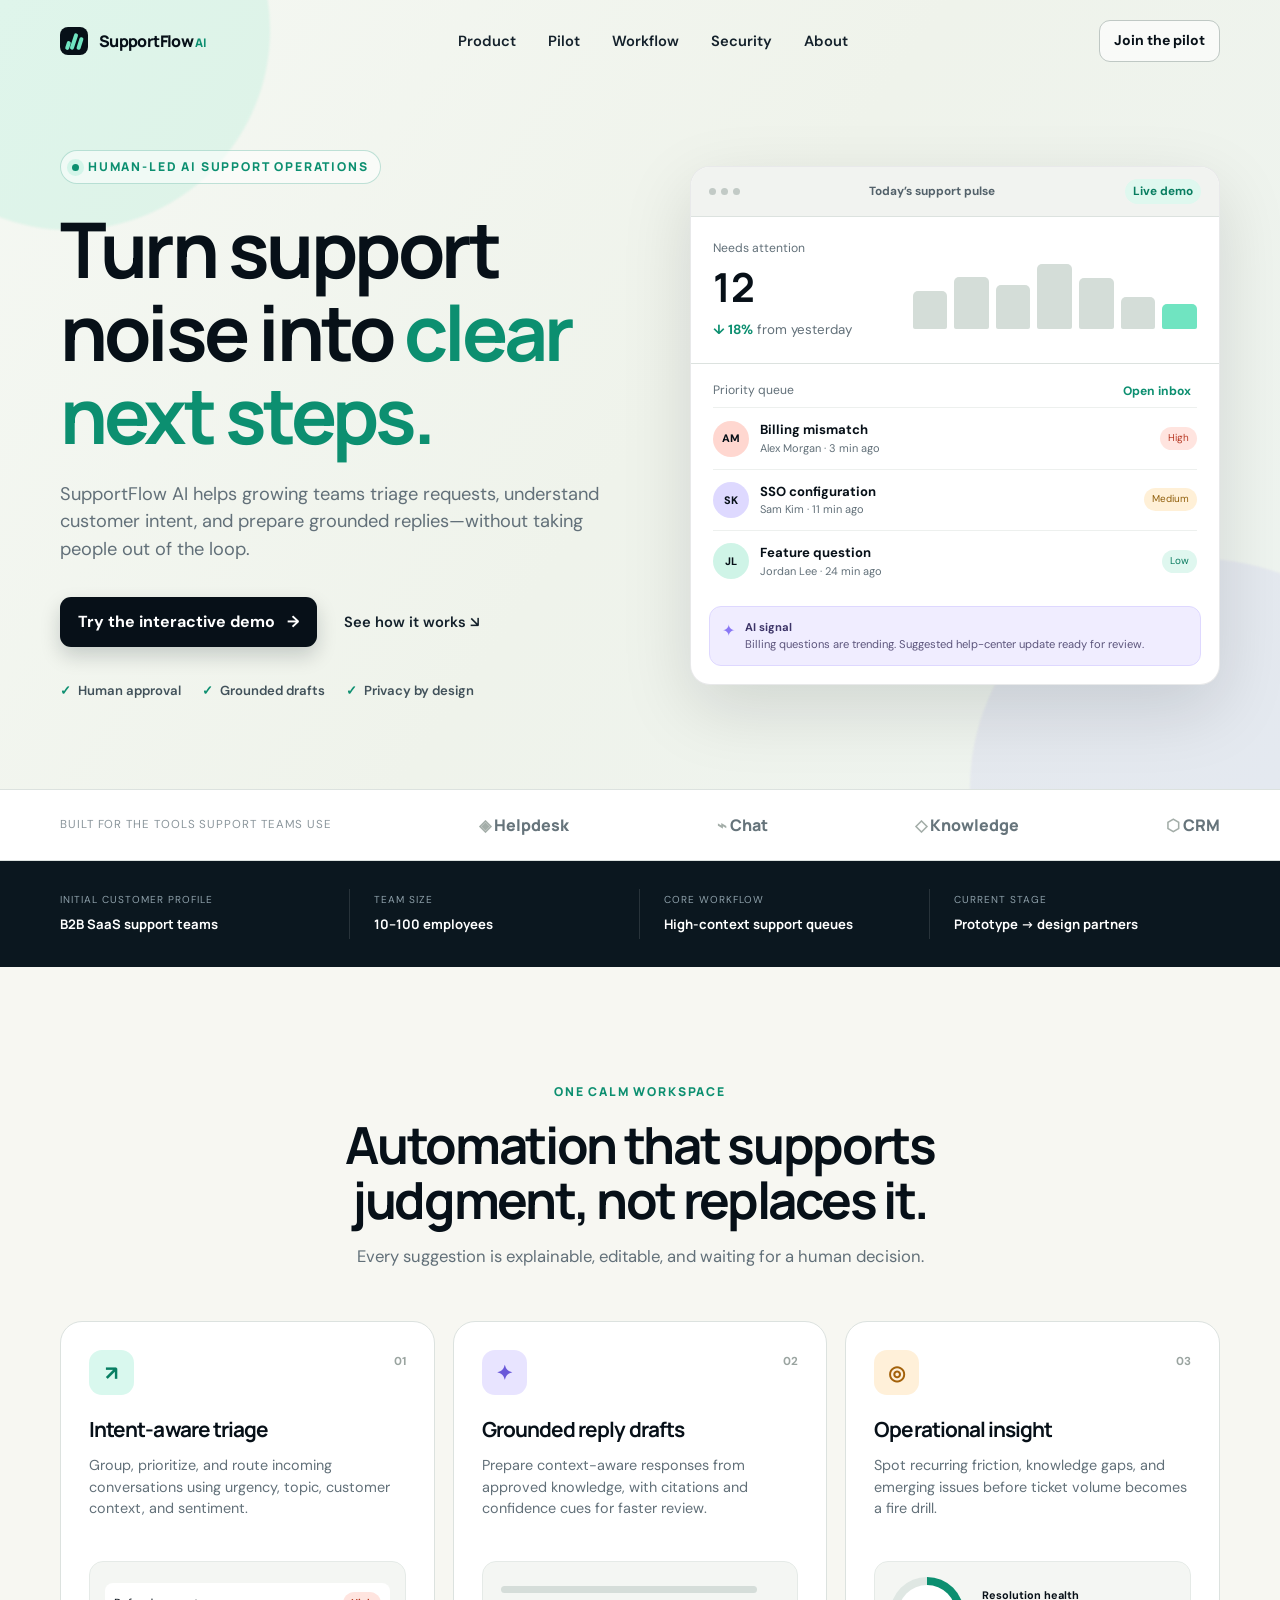
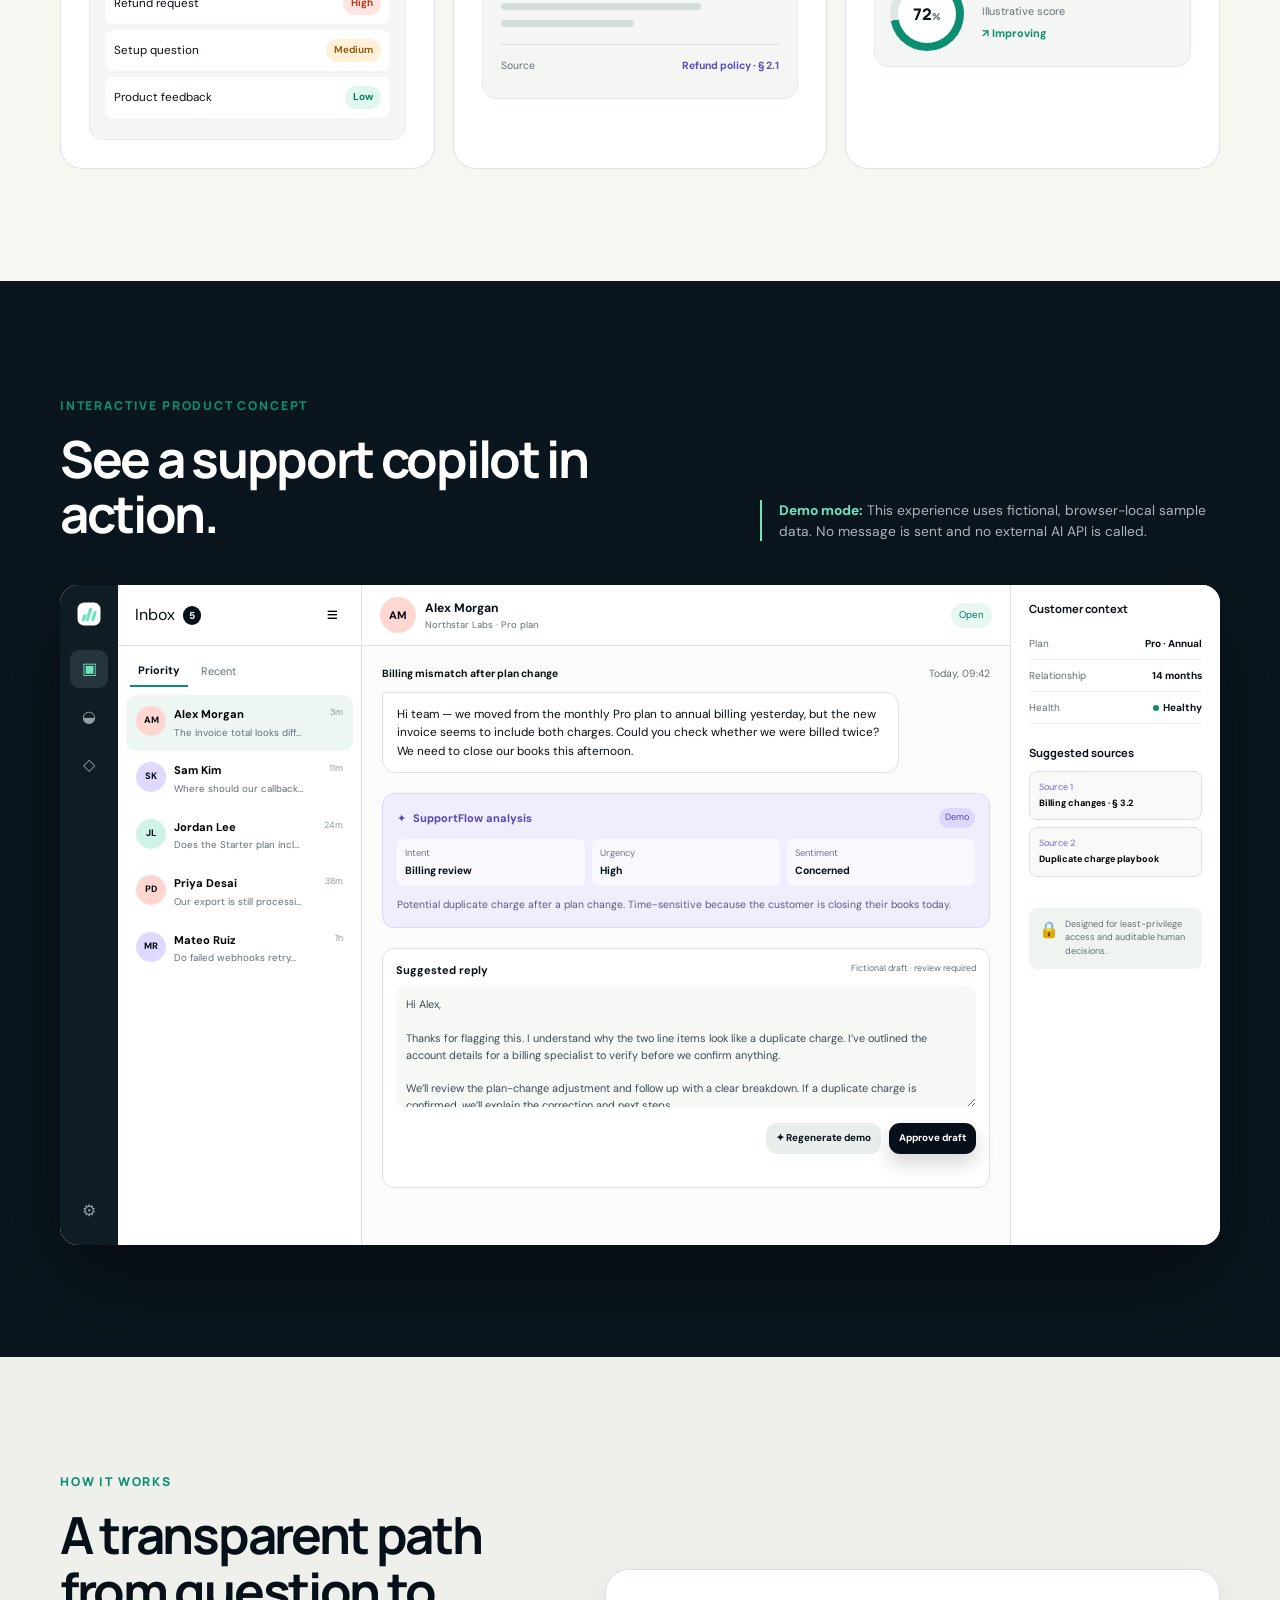
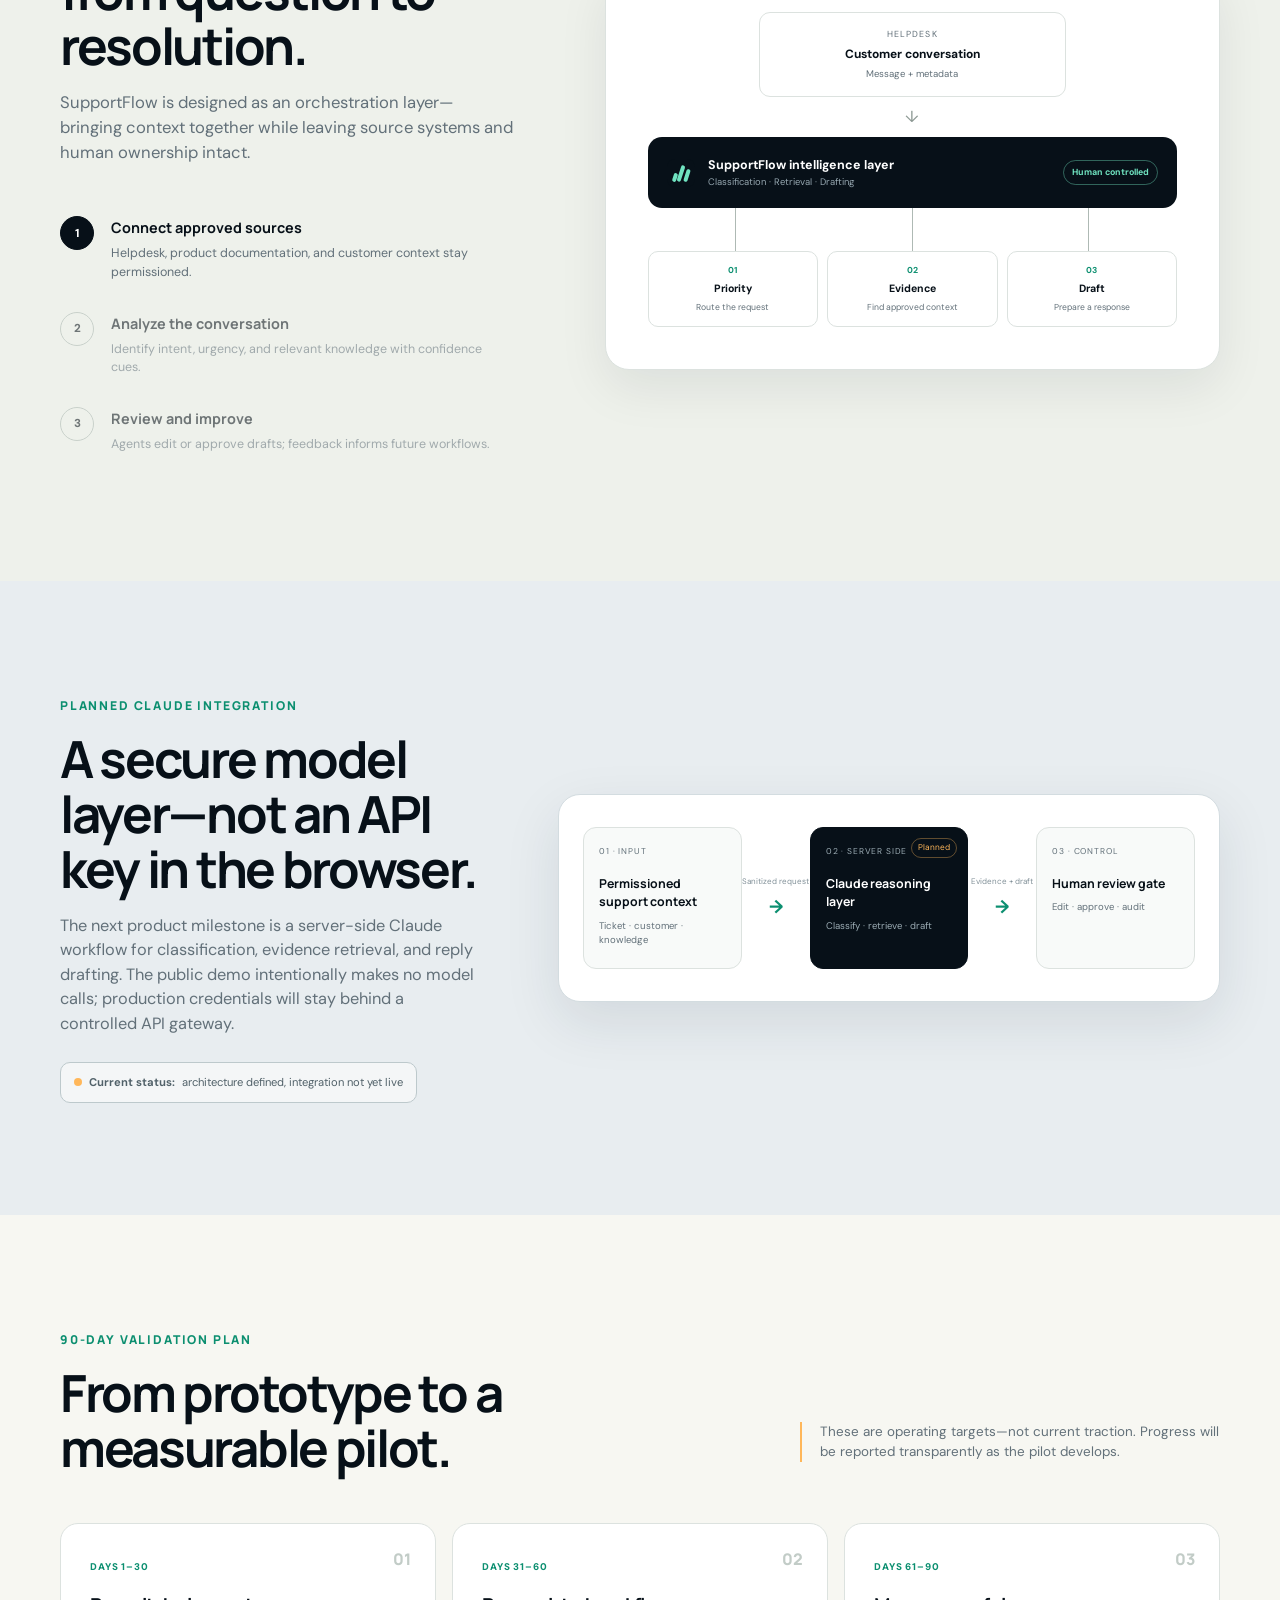
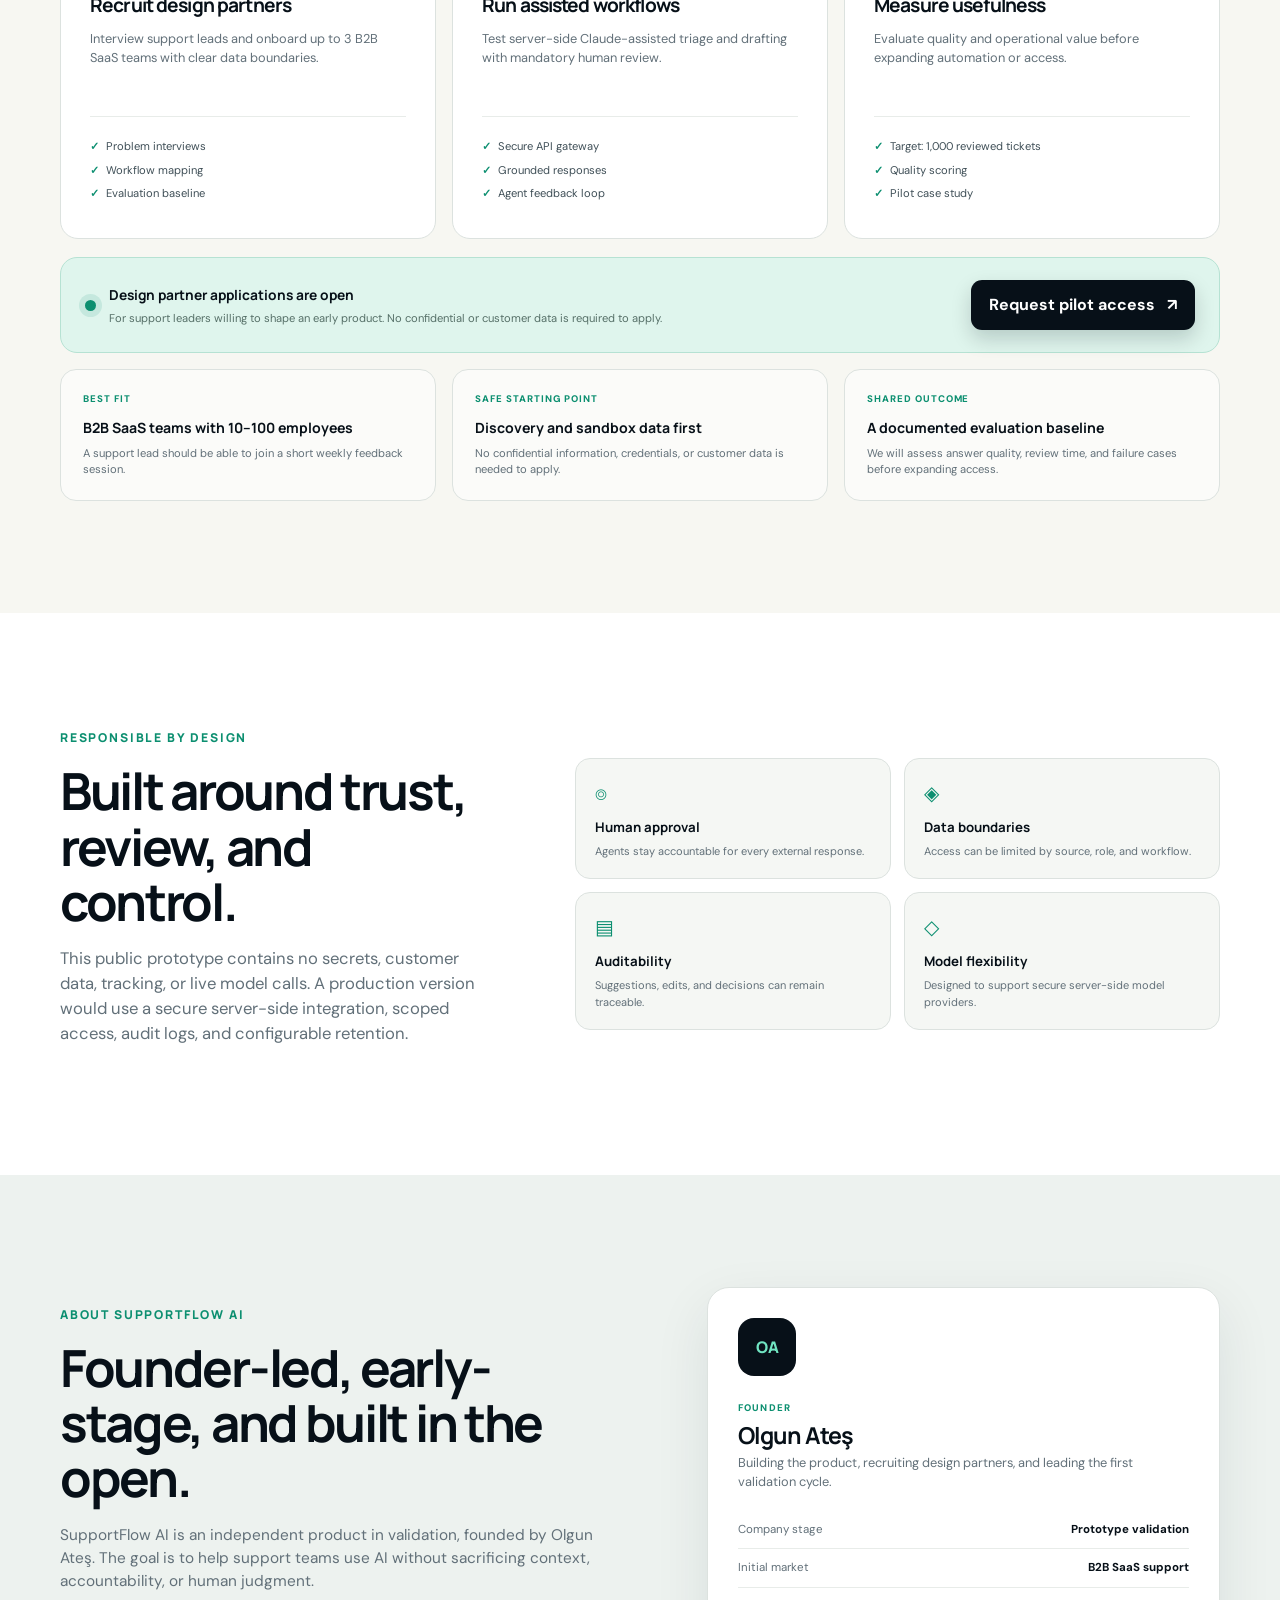
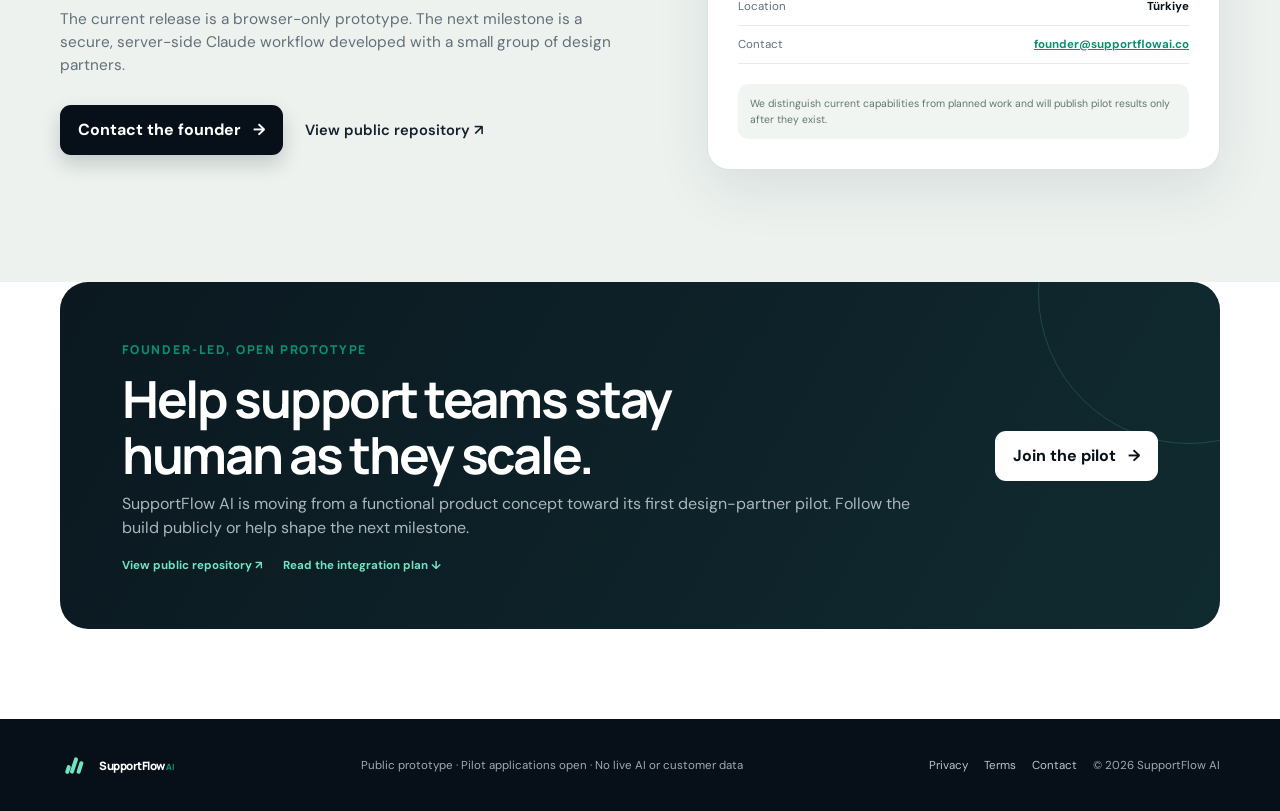
<file: index.html>
<!doctype html>
<html lang="en">
<head>
  <meta charset="utf-8">
  <meta name="viewport" content="width=device-width, initial-scale=1">
  <meta name="description" content="SupportFlow AI is an AI-assisted support operations concept that triages conversations, drafts grounded replies, and keeps humans in control.">
  <meta name="theme-color" content="#071018">
  <link rel="icon" href="favicon.svg" type="image/svg+xml">
  <title>SupportFlow AI — Calm, intelligent customer support</title>
  <link rel="preconnect" href="https://fonts.googleapis.com">
  <link rel="preconnect" href="https://fonts.gstatic.com" crossorigin>
  <link href="https://fonts.googleapis.com/css2?family=DM+Sans:wght@400;500;600;700&family=Manrope:wght@500;600;700;800&display=swap" rel="stylesheet">
  <link rel="stylesheet" href="styles.css">
</head>
<body>
  <a class="skip-link" href="#main">Skip to content</a>
  <header class="nav-shell">
    <nav class="nav container" aria-label="Primary navigation">
      <a class="brand" href="#top" aria-label="SupportFlow AI home">
        <span class="brand-mark" aria-hidden="true"><span></span><span></span><span></span></span>
        <span>SupportFlow <em>AI</em></span>
      </a>
      <div class="nav-links">
        <a href="#product">Product</a>
        <a href="#pilot">Pilot</a>
        <a href="#workflow">Workflow</a>
        <a href="#security">Security</a>
        <a href="#about">About</a>
      </div>
      <a class="button button-small button-ghost" href="#pilot">Join the pilot</a>
    </nav>
  </header>

  <main id="main">
    <section class="hero" id="top">
      <div class="hero-glow hero-glow-one"></div>
      <div class="hero-glow hero-glow-two"></div>
      <div class="container hero-grid">
        <div class="hero-copy reveal">
          <div class="eyebrow"><span class="pulse"></span> Human-led AI support operations</div>
          <h1>Turn support noise into <span>clear next steps.</span></h1>
          <p class="hero-lede">SupportFlow AI helps growing teams triage requests, understand customer intent, and prepare grounded replies—without taking people out of the loop.</p>
          <div class="hero-actions">
            <a class="button button-primary" href="#demo">Try the interactive demo <span aria-hidden="true">→</span></a>
            <a class="text-link" href="#workflow">See how it works <span aria-hidden="true">↘</span></a>
          </div>
          <div class="trust-row" aria-label="Product principles">
            <span><i>✓</i> Human approval</span>
            <span><i>✓</i> Grounded drafts</span>
            <span><i>✓</i> Privacy by design</span>
          </div>
        </div>

        <div class="hero-card reveal delay-one" aria-label="Support dashboard preview">
          <div class="window-bar">
            <div class="window-dots"><span></span><span></span><span></span></div>
            <span>Today’s support pulse</span>
            <span class="live-pill">Live demo</span>
          </div>
          <div class="pulse-panel">
            <div class="metric-main">
              <span>Needs attention</span>
              <strong>12</strong>
              <small><b>↓ 18%</b> from yesterday</small>
            </div>
            <div class="mini-chart" aria-label="Illustrative workload trend">
              <div style="height:42%"></div><div style="height:58%"></div><div style="height:49%"></div><div style="height:72%"></div><div style="height:57%"></div><div style="height:36%"></div><div class="active" style="height:28%"></div>
            </div>
          </div>
          <div class="queue-list">
            <div class="queue-head"><span>Priority queue</span><button type="button" data-scroll-demo>Open inbox</button></div>
            <article>
              <span class="avatar coral">AM</span>
              <div><strong>Billing mismatch</strong><small>Alex Morgan · 3 min ago</small></div>
              <span class="tag high">High</span>
            </article>
            <article>
              <span class="avatar violet">SK</span>
              <div><strong>SSO configuration</strong><small>Sam Kim · 11 min ago</small></div>
              <span class="tag medium">Medium</span>
            </article>
            <article>
              <span class="avatar green">JL</span>
              <div><strong>Feature question</strong><small>Jordan Lee · 24 min ago</small></div>
              <span class="tag low">Low</span>
            </article>
          </div>
          <div class="ai-note"><span>✦</span><p><strong>AI signal</strong> Billing questions are trending. Suggested help-center update ready for review.</p></div>
        </div>
      </div>
    </section>

    <section class="logos" aria-label="Illustrative integration categories">
      <div class="container logo-row">
        <span>Built for the tools support teams use</span>
        <div><b>◈</b> Helpdesk</div><div><b>⌁</b> Chat</div><div><b>◇</b> Knowledge</div><div><b>⬡</b> CRM</div>
      </div>
    </section>

    <section class="focus-strip" aria-label="Initial customer focus">
      <div class="container focus-grid">
        <div><span class="focus-label">Initial customer profile</span><strong>B2B SaaS support teams</strong></div>
        <div><span class="focus-label">Team size</span><strong>10–100 employees</strong></div>
        <div><span class="focus-label">Core workflow</span><strong>High-context support queues</strong></div>
        <div><span class="focus-label">Current stage</span><strong>Prototype → design partners</strong></div>
      </div>
    </section>

    <section class="section product" id="product">
      <div class="container">
        <div class="section-heading reveal">
          <span class="kicker">One calm workspace</span>
          <h2>Automation that supports judgment, not replaces it.</h2>
          <p>Every suggestion is explainable, editable, and waiting for a human decision.</p>
        </div>
        <div class="feature-grid">
          <article class="feature-card reveal">
            <div class="feature-icon mint">↗</div>
            <span class="step">01</span>
            <h3>Intent-aware triage</h3>
            <p>Group, prioritize, and route incoming conversations using urgency, topic, customer context, and sentiment.</p>
            <div class="feature-visual triage-visual">
              <div><span>Refund request</span><b class="tag high">High</b></div>
              <div><span>Setup question</span><b class="tag medium">Medium</b></div>
              <div><span>Product feedback</span><b class="tag low">Low</b></div>
            </div>
          </article>
          <article class="feature-card reveal delay-one">
            <div class="feature-icon violet-bg">✦</div>
            <span class="step">02</span>
            <h3>Grounded reply drafts</h3>
            <p>Prepare context-aware responses from approved knowledge, with citations and confidence cues for faster review.</p>
            <div class="feature-visual draft-visual">
              <span class="typing-line wide"></span><span class="typing-line"></span><span class="typing-line short"></span>
              <div><span>Source</span><b>Refund policy · § 2.1</b></div>
            </div>
          </article>
          <article class="feature-card reveal delay-two">
            <div class="feature-icon orange-bg">◎</div>
            <span class="step">03</span>
            <h3>Operational insight</h3>
            <p>Spot recurring friction, knowledge gaps, and emerging issues before ticket volume becomes a fire drill.</p>
            <div class="feature-visual insight-visual">
              <div class="donut"><span>72<small>%</small></span></div>
              <div><strong>Resolution health</strong><small>Illustrative score</small><b>↗ Improving</b></div>
            </div>
          </article>
        </div>
      </div>
    </section>

    <section class="section demo-section" id="demo">
      <div class="container">
        <div class="demo-heading reveal">
          <div><span class="kicker">Interactive product concept</span><h2>See a support copilot in action.</h2></div>
          <p><strong>Demo mode:</strong> This experience uses fictional, browser-local sample data. No message is sent and no external AI API is called.</p>
        </div>
        <div class="demo-app reveal">
          <aside class="demo-sidebar">
            <div class="mini-brand"><span class="brand-mark"><span></span><span></span><span></span></span></div>
            <button class="side-active" aria-label="Inbox">▣</button><button aria-label="Analytics">◒</button><button aria-label="Knowledge base">◇</button>
            <span class="side-spacer"></span><button aria-label="Settings">⚙</button>
          </aside>
          <section class="inbox-pane" aria-label="Conversation list">
            <div class="pane-title"><div><span>Inbox</span><strong>5</strong></div><button aria-label="Filter">≡</button></div>
            <div class="inbox-tabs"><button class="active">Priority</button><button>Recent</button></div>
            <div id="conversation-list" class="conversation-list"></div>
          </section>
          <section class="conversation-pane" aria-live="polite">
            <div class="conversation-header">
              <div><span id="customer-avatar" class="avatar coral">AM</span><div><strong id="customer-name">Alex Morgan</strong><small id="customer-company">Northstar Labs · Pro plan</small></div></div>
              <span id="ticket-status" class="status-pill">Open</span>
            </div>
            <div class="message-area">
              <div class="message-meta"><span id="ticket-subject">Billing mismatch after plan change</span><time id="ticket-time">Today, 09:42</time></div>
              <div class="customer-message"><p id="ticket-message"></p></div>
              <div class="analysis-card">
                <div class="analysis-title"><span>✦</span><strong>SupportFlow analysis</strong><small>Demo</small></div>
                <div class="analysis-grid"><div><span>Intent</span><b id="analysis-intent"></b></div><div><span>Urgency</span><b id="analysis-urgency"></b></div><div><span>Sentiment</span><b id="analysis-sentiment"></b></div></div>
                <p id="analysis-summary"></p>
              </div>
              <div class="reply-box">
                <div class="reply-label"><span>Suggested reply</span><small>Fictional draft · review required</small></div>
                <textarea id="reply-text" rows="6" aria-label="Suggested reply"></textarea>
                <div class="reply-actions"><button id="regenerate-button" class="button button-soft" type="button">✦ Regenerate demo</button><button id="approve-button" class="button button-primary" type="button">Approve draft</button></div>
                <p id="action-feedback" class="action-feedback" role="status"></p>
              </div>
            </div>
          </section>
          <aside class="context-pane">
            <h3>Customer context</h3>
            <dl><div><dt>Plan</dt><dd id="context-plan">Pro</dd></div><div><dt>Relationship</dt><dd id="context-age">14 months</dd></div><div><dt>Health</dt><dd><span class="health-dot"></span><span id="context-health">Healthy</span></dd></div></dl>
            <h3>Suggested sources</h3>
            <div id="source-list" class="source-list"></div>
            <div class="context-note"><span>🔒</span><p>Designed for least-privilege access and auditable human decisions.</p></div>
          </aside>
        </div>
      </div>
    </section>

    <section class="section workflow" id="workflow">
      <div class="container workflow-grid">
        <div class="workflow-copy reveal">
          <span class="kicker">How it works</span>
          <h2>A transparent path from question to resolution.</h2>
          <p>SupportFlow is designed as an orchestration layer—bringing context together while leaving source systems and human ownership intact.</p>
          <ol class="workflow-list">
            <li class="active"><span>1</span><div><strong>Connect approved sources</strong><p>Helpdesk, product documentation, and customer context stay permissioned.</p></div></li>
            <li><span>2</span><div><strong>Analyze the conversation</strong><p>Identify intent, urgency, and relevant knowledge with confidence cues.</p></div></li>
            <li><span>3</span><div><strong>Review and improve</strong><p>Agents edit or approve drafts; feedback informs future workflows.</p></div></li>
          </ol>
        </div>
        <div class="architecture reveal delay-one" aria-label="Conceptual product architecture">
          <div class="arch-source"><span>HELPDESK</span><strong>Customer conversation</strong><small>Message + metadata</small></div>
          <div class="arch-arrow">↓</div>
          <div class="arch-core"><span class="brand-mark"><span></span><span></span><span></span></span><div><strong>SupportFlow intelligence layer</strong><small>Classification · Retrieval · Drafting</small></div><b>Human controlled</b></div>
          <div class="arch-split"><span></span><span></span><span></span></div>
          <div class="arch-results"><div><b>01</b><strong>Priority</strong><small>Route the request</small></div><div><b>02</b><strong>Evidence</strong><small>Find approved context</small></div><div><b>03</b><strong>Draft</strong><small>Prepare a response</small></div></div>
        </div>
      </div>
    </section>

    <section class="section claude-plan" id="claude-plan">
      <div class="container claude-grid">
        <div class="claude-copy reveal">
          <span class="kicker">Planned Claude integration</span>
          <h2>A secure model layer—not an API key in the browser.</h2>
          <p>The next product milestone is a server-side Claude workflow for classification, evidence retrieval, and reply drafting. The public demo intentionally makes no model calls; production credentials will stay behind a controlled API gateway.</p>
          <div class="stage-badge"><span></span><strong>Current status:</strong> architecture defined, integration not yet live</div>
        </div>
        <div class="integration-map reveal delay-one" aria-label="Planned Claude integration architecture">
          <div class="map-node source-node"><small>01 · INPUT</small><strong>Permissioned support context</strong><span>Ticket · customer · knowledge</span></div>
          <div class="map-connector"><span>Sanitized request</span><b>→</b></div>
          <div class="map-node model-node"><small>02 · SERVER SIDE</small><strong>Claude reasoning layer</strong><span>Classify · retrieve · draft</span><em>Planned</em></div>
          <div class="map-connector"><span>Evidence + draft</span><b>→</b></div>
          <div class="map-node review-node"><small>03 · CONTROL</small><strong>Human review gate</strong><span>Edit · approve · audit</span></div>
        </div>
      </div>
    </section>

    <section class="section pilot" id="pilot">
      <div class="container">
        <div class="pilot-heading reveal">
          <div><span class="kicker">90-day validation plan</span><h2>From prototype to a measurable pilot.</h2></div>
          <p>These are operating targets—not current traction. Progress will be reported transparently as the pilot develops.</p>
        </div>
        <div class="milestone-grid">
          <article class="milestone-card reveal"><span class="milestone-number">01</span><small>Days 1–30</small><h3>Recruit design partners</h3><p>Interview support leads and onboard up to 3 B2B SaaS teams with clear data boundaries.</p><ul><li>Problem interviews</li><li>Workflow mapping</li><li>Evaluation baseline</li></ul></article>
          <article class="milestone-card reveal delay-one"><span class="milestone-number">02</span><small>Days 31–60</small><h3>Run assisted workflows</h3><p>Test server-side Claude-assisted triage and drafting with mandatory human review.</p><ul><li>Secure API gateway</li><li>Grounded responses</li><li>Agent feedback loop</li></ul></article>
          <article class="milestone-card reveal delay-two"><span class="milestone-number">03</span><small>Days 61–90</small><h3>Measure usefulness</h3><p>Evaluate quality and operational value before expanding automation or access.</p><ul><li>Target: 1,000 reviewed tickets</li><li>Quality scoring</li><li>Pilot case study</li></ul></article>
        </div>
        <div class="pilot-cta reveal">
          <div><span class="pilot-dot"></span><div><strong>Design partner applications are open</strong><p>For support leaders willing to shape an early product. No confidential or customer data is required to apply.</p></div></div>
          <a class="button button-primary" href="mailto:founder@supportflowai.co?subject=SupportFlow%20AI%20design%20partner%20application&amp;body=Name%3A%0ACompany%3A%0ATeam%20size%3A%0ACurrent%20support%20workflow%3A%0ABiggest%20support%20challenge%3A">Request pilot access <span aria-hidden="true">↗</span></a>
        </div>
        <div class="pilot-fit-grid reveal" aria-label="Pilot fit and process">
          <article><span>Best fit</span><strong>B2B SaaS teams with 10–100 employees</strong><p>A support lead should be able to join a short weekly feedback session.</p></article>
          <article><span>Safe starting point</span><strong>Discovery and sandbox data first</strong><p>No confidential information, credentials, or customer data is needed to apply.</p></article>
          <article><span>Shared outcome</span><strong>A documented evaluation baseline</strong><p>We will assess answer quality, review time, and failure cases before expanding access.</p></article>
        </div>
      </div>
    </section>

    <section class="section security" id="security">
      <div class="container security-wrap reveal">
        <div><span class="kicker">Responsible by design</span><h2>Built around trust, review, and control.</h2><p>This public prototype contains no secrets, customer data, tracking, or live model calls. A production version would use a secure server-side integration, scoped access, audit logs, and configurable retention.</p></div>
        <div class="security-grid"><article><span>⌾</span><strong>Human approval</strong><p>Agents stay accountable for every external response.</p></article><article><span>◈</span><strong>Data boundaries</strong><p>Access can be limited by source, role, and workflow.</p></article><article><span>▤</span><strong>Auditability</strong><p>Suggestions, edits, and decisions can remain traceable.</p></article><article><span>◇</span><strong>Model flexibility</strong><p>Designed to support secure server-side model providers.</p></article></div>
      </div>
    </section>

    <section class="section about" id="about">
      <div class="container about-grid">
        <div class="about-copy reveal">
          <span class="kicker">About SupportFlow AI</span>
          <h2>Founder-led, early-stage, and built in the open.</h2>
          <p>SupportFlow AI is an independent product in validation, founded by Olgun Ateş. The goal is to help support teams use AI without sacrificing context, accountability, or human judgment.</p>
          <p>The current release is a browser-only prototype. The next milestone is a secure, server-side Claude workflow developed with a small group of design partners.</p>
          <div class="about-actions"><a class="button button-primary" href="mailto:founder@supportflowai.co?subject=Hello%20SupportFlow%20AI">Contact the founder <span aria-hidden="true">→</span></a><a class="text-link" href="https://github.com/OlgunAts/supportflow-ai" target="_blank" rel="noopener noreferrer">View public repository ↗</a></div>
        </div>
        <article class="founder-card reveal delay-one">
          <div class="founder-avatar" aria-hidden="true">OA</div>
          <div><small>FOUNDER</small><h3>Olgun Ateş</h3><p>Building the product, recruiting design partners, and leading the first validation cycle.</p></div>
          <dl><div><dt>Company stage</dt><dd>Prototype validation</dd></div><div><dt>Initial market</dt><dd>B2B SaaS support</dd></div><div><dt>Location</dt><dd>Türkiye</dd></div><div><dt>Contact</dt><dd><a href="mailto:founder@supportflowai.co">founder@supportflowai.co</a></dd></div></dl>
          <p class="founder-note">We distinguish current capabilities from planned work and will publish pilot results only after they exist.</p>
        </article>
      </div>
    </section>

    <section class="cta">
      <div class="container cta-card reveal">
        <div><span class="kicker">Founder-led, open prototype</span><h2>Help support teams stay human as they scale.</h2><p>SupportFlow AI is moving from a functional product concept toward its first design-partner pilot. Follow the build publicly or help shape the next milestone.</p><div class="cta-links"><a href="https://github.com/OlgunAts/supportflow-ai" target="_blank" rel="noopener noreferrer">View public repository ↗</a><a href="#claude-plan">Read the integration plan ↓</a></div></div>
        <a class="button button-light" href="mailto:founder@supportflowai.co?subject=SupportFlow%20AI%20design%20partner%20application">Join the pilot <span>→</span></a>
      </div>
    </section>
  </main>

  <footer>
    <div class="container footer-row"><a class="brand" href="#top"><span class="brand-mark"><span></span><span></span><span></span></span><span>SupportFlow <em>AI</em></span></a><p>Public prototype · Pilot applications open · No live AI or customer data</p><div class="footer-links"><a href="privacy.html">Privacy</a><a href="terms.html">Terms</a><a href="mailto:founder@supportflowai.co">Contact</a><span>© <span id="year"></span> SupportFlow AI</span></div></div>
  </footer>
  <script src="script.js"></script>
</body>
</html>
</file>
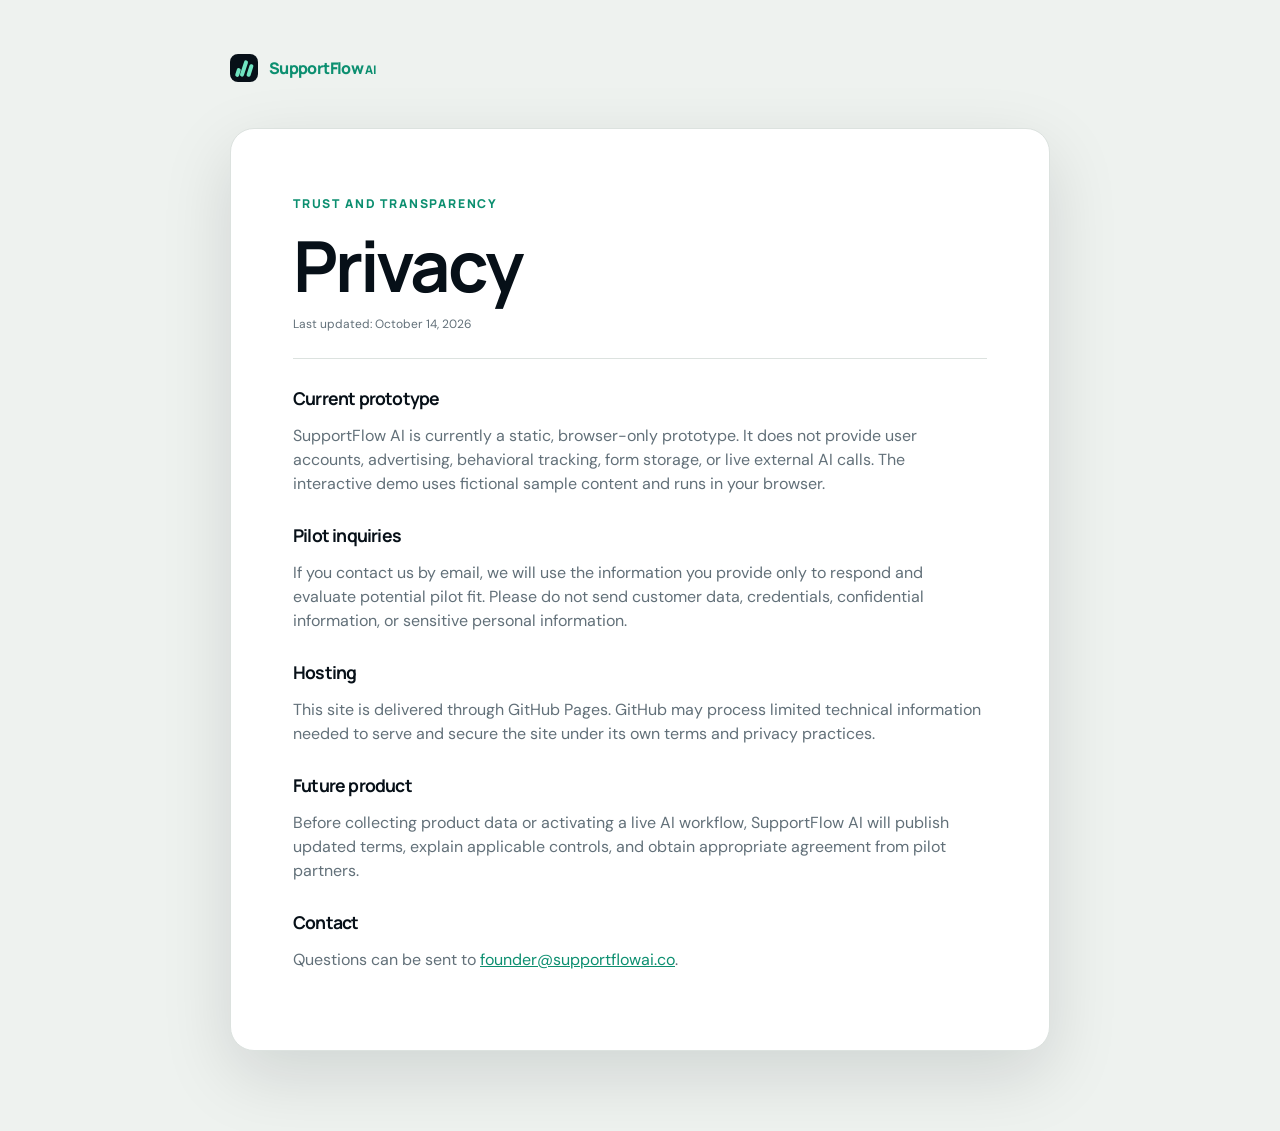
<file: privacy.html>
<!doctype html>
<html lang="en">
<head>
  <meta charset="utf-8">
  <meta name="viewport" content="width=device-width, initial-scale=1">
  <meta name="description" content="Privacy information for the SupportFlow AI public prototype.">
  <meta name="theme-color" content="#071018">
  <link rel="icon" href="favicon.svg" type="image/svg+xml">
  <title>Privacy — SupportFlow AI</title>
  <link rel="preconnect" href="https://fonts.googleapis.com">
  <link rel="preconnect" href="https://fonts.gstatic.com" crossorigin>
  <link href="https://fonts.googleapis.com/css2?family=DM+Sans:wght@400;500;600;700&amp;family=Manrope:wght@500;600;700;800&amp;display=swap" rel="stylesheet">
  <link rel="stylesheet" href="styles.css">
</head>
<body class="legal-page">
  <main class="legal-shell">
    <a class="brand" href="index.html"><span class="brand-mark"><span></span><span></span><span></span></span><span>SupportFlow <em>AI</em></span></a>
    <article>
      <span class="kicker">Trust and transparency</span>
      <h1>Privacy</h1>
      <p class="legal-updated">Last updated: October 14, 2026</p>
      <h2>Current prototype</h2>
      <p>SupportFlow AI is currently a static, browser-only prototype. It does not provide user accounts, advertising, behavioral tracking, form storage, or live external AI calls. The interactive demo uses fictional sample content and runs in your browser.</p>
      <h2>Pilot inquiries</h2>
      <p>If you contact us by email, we will use the information you provide only to respond and evaluate potential pilot fit. Please do not send customer data, credentials, confidential information, or sensitive personal information.</p>
      <h2>Hosting</h2>
      <p>This site is delivered through GitHub Pages. GitHub may process limited technical information needed to serve and secure the site under its own terms and privacy practices.</p>
      <h2>Future product</h2>
      <p>Before collecting product data or activating a live AI workflow, SupportFlow AI will publish updated terms, explain applicable controls, and obtain appropriate agreement from pilot partners.</p>
      <h2>Contact</h2>
      <p>Questions can be sent to <a href="mailto:founder@supportflowai.co">founder@supportflowai.co</a>.</p>
    </article>
  </main>
</body>
</html>
</file>
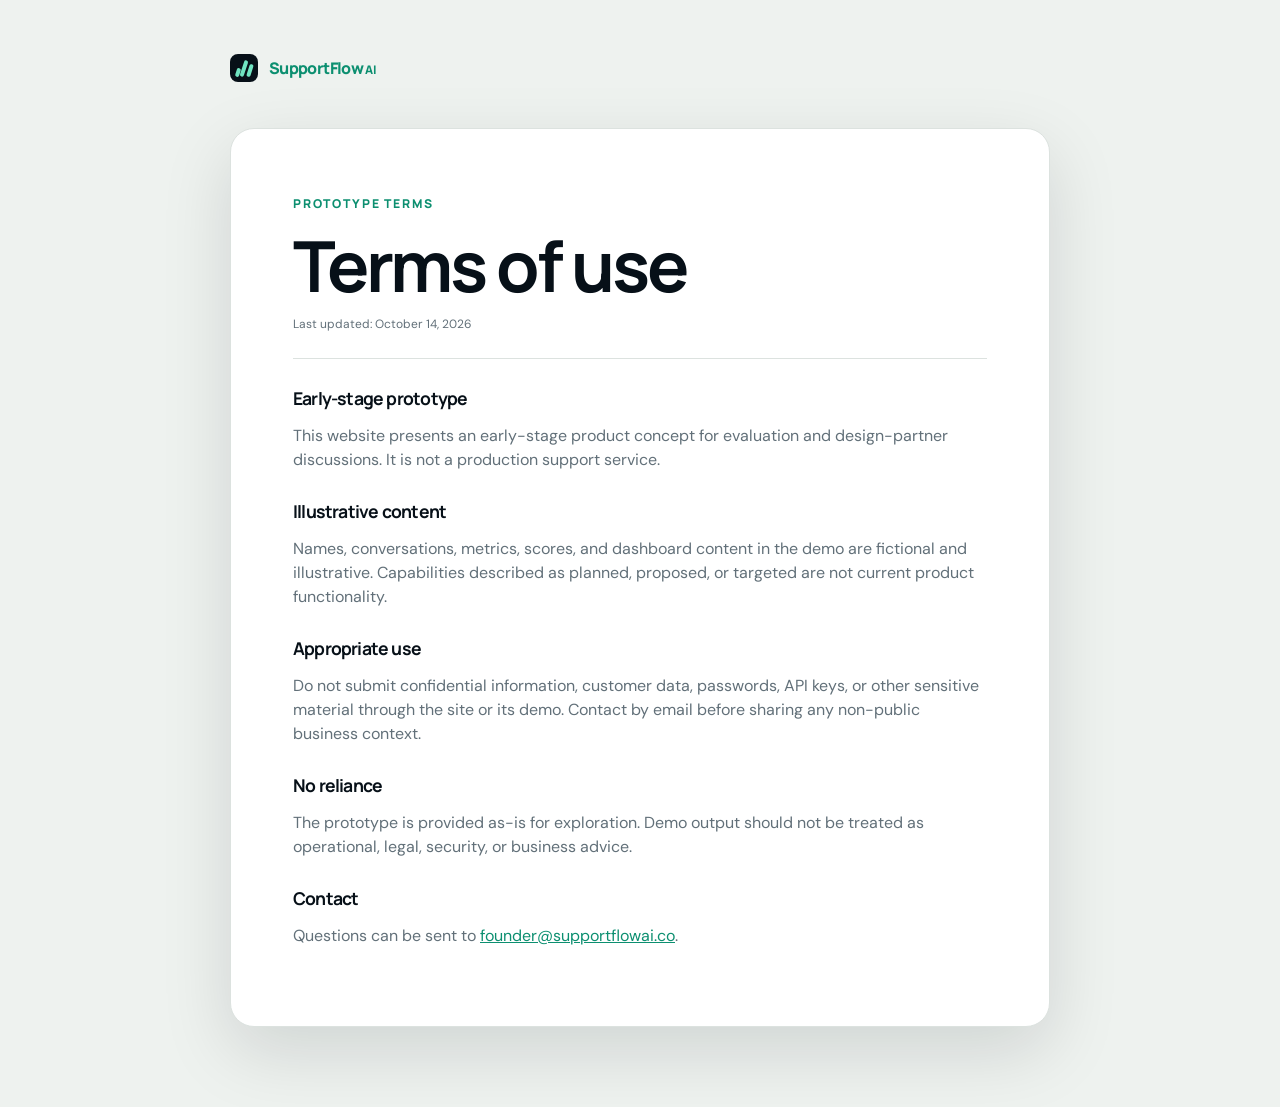
<file: terms.html>
<!doctype html>
<html lang="en">
<head>
  <meta charset="utf-8">
  <meta name="viewport" content="width=device-width, initial-scale=1">
  <meta name="description" content="Terms for the SupportFlow AI public prototype.">
  <meta name="theme-color" content="#071018">
  <link rel="icon" href="favicon.svg" type="image/svg+xml">
  <title>Terms — SupportFlow AI</title>
  <link rel="preconnect" href="https://fonts.googleapis.com">
  <link rel="preconnect" href="https://fonts.gstatic.com" crossorigin>
  <link href="https://fonts.googleapis.com/css2?family=DM+Sans:wght@400;500;600;700&amp;family=Manrope:wght@500;600;700;800&amp;display=swap" rel="stylesheet">
  <link rel="stylesheet" href="styles.css">
</head>
<body class="legal-page">
  <main class="legal-shell">
    <a class="brand" href="index.html"><span class="brand-mark"><span></span><span></span><span></span></span><span>SupportFlow <em>AI</em></span></a>
    <article>
      <span class="kicker">Prototype terms</span>
      <h1>Terms of use</h1>
      <p class="legal-updated">Last updated: October 14, 2026</p>
      <h2>Early-stage prototype</h2>
      <p>This website presents an early-stage product concept for evaluation and design-partner discussions. It is not a production support service.</p>
      <h2>Illustrative content</h2>
      <p>Names, conversations, metrics, scores, and dashboard content in the demo are fictional and illustrative. Capabilities described as planned, proposed, or targeted are not current product functionality.</p>
      <h2>Appropriate use</h2>
      <p>Do not submit confidential information, customer data, passwords, API keys, or other sensitive material through the site or its demo. Contact by email before sharing any non-public business context.</p>
      <h2>No reliance</h2>
      <p>The prototype is provided as-is for exploration. Demo output should not be treated as operational, legal, security, or business advice.</p>
      <h2>Contact</h2>
      <p>Questions can be sent to <a href="mailto:founder@supportflowai.co">founder@supportflowai.co</a>.</p>
    </article>
  </main>
</body>
</html>
</file>
<file: styles.css>
.pilot-fit-grid{display:grid;grid-template-columns:repeat(3,1fr);gap:16px;margin-top:16px}.pilot-fit-grid article{border:1px solid var(--line);border-radius:16px;padding:22px;background:rgba(255,255,255,.55)}.pilot-fit-grid span{display:block;color:var(--mint-dark);font-size:.6rem;font-weight:800;letter-spacing:.1em;text-transform:uppercase}.pilot-fit-grid strong{display:block;font-family:Manrope;font-size:.88rem;margin:10px 0 7px}.pilot-fit-grid p{margin:0;color:var(--muted);font-size:.7rem}.about{background:#edf2ef}.about-grid{display:grid;grid-template-columns:1.05fr .95fr;gap:80px;align-items:center}.about-copy h2{font-size:clamp(2.2rem,4vw,3.7rem);margin:14px 0 18px}.about-copy>p{color:var(--muted);font-size:.96rem;max-width:650px}.about-actions{display:flex;align-items:center;gap:22px;margin-top:28px}.founder-card{background:#fff;border:1px solid var(--line);border-radius:22px;padding:30px;box-shadow:0 20px 55px rgba(22,44,54,.09)}.founder-avatar{width:58px;height:58px;display:grid;place-items:center;border-radius:16px;background:var(--ink);color:var(--mint);font-family:Manrope;font-weight:800;margin-bottom:18px}.founder-card small{color:var(--mint-dark);font-size:.6rem;font-weight:800;letter-spacing:.12em}.founder-card h3{font-size:1.45rem;margin:5px 0}.founder-card>div>p{font-size:.8rem;color:var(--muted);margin:0 0 20px}.founder-card dl{margin:20px 0}.founder-card dl div{display:flex;justify-content:space-between;gap:20px;padding:10px 0;border-bottom:1px solid #e8ece9;font-size:.72rem}.founder-card dt{color:var(--muted)}.founder-card dd{margin:0;text-align:right;font-weight:700}.founder-card a{color:var(--mint-dark)}.founder-note{font-size:.65rem;color:#66766f;background:#f1f5f2;border-radius:10px;padding:12px;margin:16px 0 0}.footer-links{display:flex;align-items:center;gap:16px}.footer-links a{color:#b8c4ca;text-decoration:none}.footer-links a:hover{color:var(--mint)}.legal-page{min-height:100vh;background:#eef2ef}.legal-shell{width:min(820px,calc(100% - 32px));margin:0 auto;padding:54px 0 80px}.legal-shell>.brand{display:inline-flex;margin-bottom:46px}.legal-shell article{background:#fff;border:1px solid var(--line);border-radius:24px;padding:clamp(28px,6vw,62px);box-shadow:var(--shadow)}.legal-shell h1{font-size:clamp(2.4rem,6vw,4.4rem);margin:12px 0}.legal-shell h2{font-size:1.1rem;margin:30px 0 8px}.legal-shell p{color:var(--muted)}.legal-shell a{color:var(--mint-dark)}.legal-updated{font-size:.75rem;border-bottom:1px solid var(--line);padding-bottom:25px;margin-bottom:28px}@media(max-width:980px){.pilot-fit-grid,.about-grid{grid-template-columns:1fr}.about-grid{gap:42px}}@media(max-width:720px){.pilot-fit-grid{grid-template-columns:1fr}.about-actions{align-items:flex-start;flex-direction:column}.footer-links{flex-wrap:wrap;justify-content:center}}
:root{--ink:#071018;--ink-soft:#14212b;--paper:#f7f7f2;--white:#fff;--muted:#627079;--line:#dce2df;--mint:#70e4c1;--mint-dark:#0c8f70;--violet:#8977f5;--coral:#ff806b;--orange:#ffb75a;--shadow:0 24px 70px rgba(4,17,24,.13);--radius:22px}
*{box-sizing:border-box}html{scroll-behavior:smooth}body{margin:0;background:var(--paper);color:var(--ink);font-family:"DM Sans",sans-serif;line-height:1.5}button,a{font:inherit}button{cursor:pointer}.container{width:min(1160px,calc(100% - 40px));margin:auto}.skip-link{position:fixed;left:12px;top:-50px;z-index:99;background:var(--mint);color:var(--ink);padding:10px 16px;border-radius:8px}.skip-link:focus{top:12px}.nav-shell{position:absolute;top:0;left:0;right:0;z-index:10}.nav{height:82px;display:flex;align-items:center;justify-content:space-between}.brand{display:flex;align-items:center;gap:11px;color:inherit;text-decoration:none;font-family:Manrope,sans-serif;font-weight:800;letter-spacing:-.04em}.brand em{color:var(--mint-dark);font-size:.74em;font-style:normal}.brand-mark{width:28px;height:28px;display:flex;align-items:flex-end;justify-content:center;gap:2px;padding:5px;border-radius:8px;background:var(--ink)}.brand-mark span{display:block;width:4px;border-radius:5px;background:var(--mint);transform:rotate(18deg)}.brand-mark span:nth-child(1){height:9px}.brand-mark span:nth-child(2){height:17px}.brand-mark span:nth-child(3){height:13px}.nav-links{display:flex;gap:32px}.nav-links a,.text-link{color:var(--ink-soft);text-decoration:none;font-weight:600;font-size:.92rem}.nav-links a:hover{color:var(--mint-dark)}.button{border:0;border-radius:11px;padding:13px 18px;text-decoration:none;font-weight:700;display:inline-flex;align-items:center;justify-content:center;gap:12px;transition:.2s ease}.button:hover{transform:translateY(-2px)}.button-small{padding:9px 14px;font-size:.88rem}.button-ghost{border:1px solid #bfc8c4;color:var(--ink);background:rgba(255,255,255,.65)}.button-primary{background:var(--ink);color:#fff;box-shadow:0 9px 20px rgba(5,21,29,.18)}.button-soft{background:#e8eeeb;color:var(--ink)}.button-light{background:#fff;color:var(--ink)}.hero{position:relative;overflow:hidden;padding:150px 0 88px;background:linear-gradient(125deg,#f5f8f3 0%,#eff3eb 52%,#eef4f0 100%)}.hero-grid{display:grid;grid-template-columns:1.02fr .98fr;gap:78px;align-items:center;position:relative}.hero-glow{position:absolute;border-radius:50%;filter:blur(1px)}.hero-glow-one{width:400px;height:400px;background:rgba(112,228,193,.16);top:-170px;left:-130px}.hero-glow-two{width:460px;height:460px;background:rgba(137,119,245,.09);right:-150px;bottom:-230px}.eyebrow,.kicker{font-family:Manrope,sans-serif;font-size:.76rem;letter-spacing:.15em;text-transform:uppercase;font-weight:800;color:var(--mint-dark)}.eyebrow{display:inline-flex;align-items:center;gap:9px;padding:7px 11px;border:1px solid rgba(12,143,112,.25);border-radius:999px;background:rgba(255,255,255,.55)}.pulse{width:7px;height:7px;border-radius:50%;background:var(--mint-dark);box-shadow:0 0 0 5px rgba(112,228,193,.22)}h1,h2,h3{font-family:Manrope,sans-serif;line-height:1.08;letter-spacing:-.045em;margin-top:0}h1{font-size:clamp(3.1rem,6vw,5.5rem);margin:24px 0 24px;max-width:720px}h1 span{color:var(--mint-dark)}.hero-lede{font-size:1.14rem;color:var(--muted);max-width:610px}.hero-actions{display:flex;align-items:center;gap:27px;margin:34px 0}.trust-row{display:flex;gap:21px;color:#41515a;font-size:.82rem;font-weight:600}.trust-row i{font-style:normal;color:var(--mint-dark);margin-right:4px}.hero-card{background:#fff;border:1px solid rgba(7,16,24,.09);border-radius:20px;box-shadow:var(--shadow);overflow:hidden;transform:rotate(1deg)}.window-bar{height:50px;background:#f1f3f0;border-bottom:1px solid var(--line);display:flex;align-items:center;justify-content:space-between;padding:0 18px;font-size:.74rem;font-weight:700;color:#53616a}.window-dots{display:flex;gap:5px}.window-dots span{width:7px;height:7px;border-radius:50%;background:#c2cac6}.live-pill{background:#dff8ef;color:#087d60;padding:4px 8px;border-radius:99px}.pulse-panel{display:grid;grid-template-columns:1fr 1.6fr;gap:22px;padding:22px;border-bottom:1px solid var(--line)}.metric-main span{display:block;color:var(--muted);font-size:.76rem}.metric-main strong{font-family:Manrope,sans-serif;font-size:2.5rem;display:block}.metric-main small{color:var(--muted)}.metric-main b{color:var(--mint-dark)}.mini-chart{height:90px;display:flex;gap:7px;align-items:flex-end}.mini-chart div{flex:1;border-radius:5px 5px 2px 2px;background:#d4ddd8}.mini-chart .active{background:var(--mint)}.queue-list{padding:17px 22px 7px}.queue-head{display:flex;justify-content:space-between;font-size:.76rem;color:var(--muted);margin-bottom:6px}.queue-head button{border:0;background:none;color:var(--mint-dark);font-weight:700}.queue-list article{display:grid;grid-template-columns:36px 1fr auto;align-items:center;gap:11px;padding:12px 0;border-top:1px solid #edf0ee}.queue-list article div strong,.queue-list article div small{display:block}.queue-list article div strong{font-size:.82rem}.queue-list article div small{font-size:.69rem;color:var(--muted)}.avatar{display:grid;place-items:center;width:36px;height:36px;border-radius:50%;font-size:.68rem;font-weight:800;color:var(--ink)}.avatar.coral{background:#ffd7d0}.avatar.violet{background:#ded9ff}.avatar.green{background:#cff4e7}.tag{font-size:.62rem;padding:4px 8px;border-radius:99px}.tag.high{background:#ffe4df;color:#b73924}.tag.medium{background:#fff0d7;color:#91600d}.tag.low{background:#dff7ef;color:#087a5e}.ai-note{display:flex;gap:10px;margin:8px 18px 18px;padding:12px;background:#f0edff;border:1px solid #ded8ff;border-radius:12px}.ai-note span{color:var(--violet)}.ai-note p{font-size:.7rem;margin:0;color:#5d567d}.ai-note strong{display:block;color:#3d3568}.logos{padding:23px 0;background:#fff;border-top:1px solid var(--line);border-bottom:1px solid var(--line)}.logo-row{display:flex;align-items:center;justify-content:space-between;gap:24px;color:#8a959b}.logo-row>span{font-size:.72rem;letter-spacing:.08em;text-transform:uppercase}.logo-row div{font-family:Manrope;font-weight:800;color:#66747b}.logo-row b{color:#a3ada8}.section{padding:112px 0}.section-heading{text-align:center;max-width:720px;margin:0 auto 52px}.section-heading h2,.demo-heading h2,.workflow-copy h2,.security h2,.cta h2{font-size:clamp(2.2rem,4vw,3.7rem);margin:14px 0 17px}.section-heading p,.demo-heading p,.workflow-copy>p,.security-wrap>div>p{color:var(--muted);font-size:1.04rem}.feature-grid{display:grid;grid-template-columns:repeat(3,1fr);gap:18px}.feature-card{position:relative;background:#fff;padding:28px;border:1px solid var(--line);border-radius:var(--radius);overflow:hidden}.feature-icon{width:45px;height:45px;border-radius:13px;display:grid;place-items:center;font-size:1.25rem;font-weight:800}.mint{background:#d9f8ee;color:#087e62}.violet-bg{background:#e8e4ff;color:#6958d9}.orange-bg{background:#fff0d9;color:#a3610a}.step{position:absolute;right:28px;top:31px;font-size:.72rem;color:#9aa4a0;font-weight:700}.feature-card h3{font-size:1.3rem;margin:23px 0 12px}.feature-card>p{color:var(--muted);font-size:.9rem;min-height:82px}.feature-visual{margin-top:24px;background:#f4f6f3;border:1px solid #e5eae7;border-radius:14px;padding:15px}.triage-visual div{display:flex;justify-content:space-between;align-items:center;background:#fff;padding:9px;margin:6px 0;border-radius:8px;font-size:.73rem}.draft-visual{padding:24px 18px}.typing-line{display:block;height:7px;width:72%;background:#d5ddd9;border-radius:9px;margin-bottom:10px}.typing-line.wide{width:92%}.typing-line.short{width:48%}.draft-visual div{border-top:1px solid var(--line);padding-top:13px;margin-top:17px;display:flex;justify-content:space-between;font-size:.65rem;color:var(--muted)}.draft-visual div b{color:#5a4dbe}.insight-visual{display:flex;align-items:center;gap:18px}.donut{width:74px;height:74px;display:grid;place-items:center;border-radius:50%;background:conic-gradient(var(--mint-dark) 0 72%,#dfe7e3 72%);position:relative}.donut:before{content:"";position:absolute;inset:8px;background:#fff;border-radius:50%}.donut span{position:relative;font-family:Manrope;font-weight:800}.donut small{font-size:.6em}.insight-visual>div:last-child strong,.insight-visual>div:last-child small,.insight-visual>div:last-child b{display:block;font-size:.68rem}.insight-visual small{color:var(--muted)}.insight-visual b{color:var(--mint-dark);margin-top:6px}.demo-section{background:#0a151d;color:#fff}.demo-heading{display:grid;grid-template-columns:1fr 460px;align-items:end;gap:40px;margin-bottom:44px}.demo-heading h2{margin-bottom:0}.demo-heading p{color:#aab5bc;margin:0;font-size:.86rem;border-left:2px solid var(--mint);padding-left:17px}.demo-heading p strong{color:var(--mint)}.demo-app{min-height:660px;display:grid;grid-template-columns:58px 244px 1fr 210px;background:#f7f8f6;color:var(--ink);border-radius:18px;overflow:hidden;box-shadow:0 35px 90px rgba(0,0,0,.38)}.demo-sidebar{background:#101c24;display:flex;align-items:center;flex-direction:column;padding:15px 0;gap:10px}.demo-sidebar .brand-mark{background:#fff;transform:scale(.82);margin-bottom:12px}.demo-sidebar button{border:0;background:transparent;color:#8fa0a9;width:38px;height:38px;border-radius:9px}.demo-sidebar button:hover,.demo-sidebar button.side-active{background:#26353d;color:var(--mint)}.side-spacer{flex:1}.inbox-pane{border-right:1px solid var(--line);background:#fff}.pane-title{height:61px;padding:0 17px;display:flex;align-items:center;justify-content:space-between;border-bottom:1px solid var(--line)}.pane-title div{display:flex;gap:8px;align-items:center}.pane-title strong{background:var(--ink);color:#fff;border-radius:99px;font-size:.63rem;padding:2px 6px}.pane-title button{border:0;background:none;font-size:1.2rem}.inbox-tabs{display:flex;padding:10px 12px 4px;gap:5px}.inbox-tabs button{border:0;background:none;color:var(--muted);font-size:.68rem;padding:6px 8px}.inbox-tabs button.active{color:var(--ink);font-weight:700;border-bottom:2px solid var(--mint-dark)}.conversation-list{padding:4px 8px}.conversation-item{width:100%;text-align:left;border:0;background:#fff;padding:11px 10px;border-radius:10px;display:grid;grid-template-columns:30px 1fr auto;gap:8px;align-items:start}.conversation-item:hover,.conversation-item.active{background:#edf6f2}.conversation-item .avatar{width:30px;height:30px;font-size:.58rem}.conversation-item div strong,.conversation-item div small{display:block}.conversation-item div strong{font-size:.7rem;margin-bottom:3px}.conversation-item div small{font-size:.61rem;color:var(--muted);white-space:nowrap;overflow:hidden;text-overflow:ellipsis;max-width:130px}.conversation-item time{font-size:.56rem;color:#8d989e}.conversation-pane{min-width:0;background:#fbfcfa}.conversation-header{height:61px;padding:0 18px;border-bottom:1px solid var(--line);display:flex;align-items:center;justify-content:space-between;background:#fff}.conversation-header>div{display:flex;align-items:center;gap:9px}.conversation-header strong,.conversation-header small{display:block}.conversation-header strong{font-size:.76rem}.conversation-header small{font-size:.59rem;color:var(--muted)}.status-pill{font-size:.61rem;background:#e6f8f1;color:#08775c;padding:5px 8px;border-radius:99px}.message-area{padding:20px;height:599px;overflow:auto}.message-meta{display:flex;justify-content:space-between;font-size:.65rem;color:var(--muted);margin-bottom:10px}.message-meta span{color:var(--ink);font-weight:700}.customer-message{display:flex;justify-content:flex-start}.customer-message p{font-size:.74rem;line-height:1.55;background:#fff;border:1px solid var(--line);padding:12px 14px;border-radius:4px 13px 13px 13px;max-width:85%;margin:0}.analysis-card{margin:20px 0;background:#f0edff;border:1px solid #ddd6ff;border-radius:12px;padding:14px}.analysis-title{display:flex;align-items:center;gap:7px;font-size:.69rem;color:#5547b4}.analysis-title small{margin-left:auto;background:#ded8ff;padding:3px 6px;border-radius:99px}.analysis-grid{display:grid;grid-template-columns:repeat(3,1fr);gap:7px;margin:11px 0}.analysis-grid div{background:rgba(255,255,255,.65);padding:8px;border-radius:7px}.analysis-grid span,.analysis-grid b{display:block;font-size:.58rem}.analysis-grid span{color:#76708f}.analysis-grid b{font-size:.65rem;margin-top:2px}.analysis-card>p{font-size:.65rem;line-height:1.45;color:#5f5980;margin:8px 0 0}.reply-box{border:1px solid var(--line);border-radius:12px;background:#fff;padding:13px}.reply-label{display:flex;justify-content:space-between;margin-bottom:8px}.reply-label span{font-size:.69rem;font-weight:700}.reply-label small{font-size:.55rem;color:var(--muted)}.reply-box textarea{width:100%;resize:vertical;border:0;outline:none;background:#f7f9f7;border-radius:8px;padding:10px;font:inherit;font-size:.68rem;line-height:1.55;color:#3e4b52}.reply-actions{display:flex;justify-content:flex-end;gap:8px;margin-top:9px}.reply-actions .button{font-size:.62rem;padding:8px 10px}.action-feedback{min-height:15px;text-align:right;margin:5px 0 0;font-size:.58rem;color:var(--mint-dark)}.context-pane{background:#fff;border-left:1px solid var(--line);padding:18px}.context-pane h3{font-size:.7rem;letter-spacing:0;margin:0 0 12px}.context-pane dl{margin:0 0 23px}.context-pane dl div{display:flex;justify-content:space-between;padding:8px 0;border-bottom:1px solid #edf0ee;font-size:.63rem}.context-pane dt{color:var(--muted)}.context-pane dd{margin:0;font-weight:700}.health-dot{display:inline-block;width:6px;height:6px;background:var(--mint-dark);border-radius:50%;margin-right:4px}.source-list button{width:100%;border:1px solid var(--line);background:#f8faf8;text-align:left;padding:9px;border-radius:8px;margin-bottom:7px}.source-list button span,.source-list button b{display:block;font-size:.57rem}.source-list button span{color:#7668d4}.source-list button b{margin-top:2px}.context-note{display:flex;gap:6px;margin-top:24px;padding:10px;background:#f0f4f1;border-radius:8px}.context-note p{font-size:.57rem;color:var(--muted);margin:0}.workflow{background:#eef1eb}.workflow-grid{display:grid;grid-template-columns:.85fr 1.15fr;gap:90px;align-items:center}.workflow-list{list-style:none;padding:0;margin:36px 0 0}.workflow-list li{display:flex;gap:17px;padding:15px 0;opacity:.55}.workflow-list li.active{opacity:1}.workflow-list li>span{flex:0 0 34px;height:34px;border:1px solid #aab6b0;border-radius:50%;display:grid;place-items:center;font-weight:800;font-size:.72rem}.workflow-list li.active>span{background:var(--ink);color:#fff;border-color:var(--ink)}.workflow-list strong{font-family:Manrope;font-size:.9rem}.workflow-list p{margin:4px 0 0;font-size:.78rem;color:var(--muted)}.architecture{background:#fff;border:1px solid var(--line);border-radius:24px;padding:42px;box-shadow:0 18px 50px rgba(11,29,37,.08)}.arch-source{width:58%;margin:auto;text-align:center;border:1px solid var(--line);padding:15px;border-radius:11px}.arch-source span,.arch-source strong,.arch-source small{display:block}.arch-source span{font-size:.55rem;color:var(--muted);letter-spacing:.12em}.arch-source strong{font-size:.75rem;margin:4px}.arch-source small{font-size:.6rem;color:var(--muted)}.arch-arrow{text-align:center;color:#8d9994;height:40px;line-height:40px}.arch-core{display:flex;align-items:center;gap:13px;background:var(--ink);color:#fff;border-radius:14px;padding:19px}.arch-core strong,.arch-core small{display:block}.arch-core strong{font-size:.78rem}.arch-core small{font-size:.59rem;color:#96a7b0}.arch-core>b{margin-left:auto;color:var(--mint);border:1px solid rgba(112,228,193,.4);padding:5px 8px;border-radius:99px;font-size:.55rem}.arch-split{display:flex;justify-content:space-around;height:43px}.arch-split span{width:1px;background:#aeb9b4}.arch-results{display:grid;grid-template-columns:repeat(3,1fr);gap:9px}.arch-results div{text-align:center;border:1px solid var(--line);border-radius:10px;padding:12px 5px}.arch-results b,.arch-results strong,.arch-results small{display:block}.arch-results b{font-size:.54rem;color:var(--mint-dark)}.arch-results strong{font-size:.66rem;margin:4px}.arch-results small{font-size:.54rem;color:var(--muted)}.security{background:#fff}.security-wrap{display:grid;grid-template-columns:.8fr 1.2fr;gap:85px;align-items:center}.security-grid{display:grid;grid-template-columns:1fr 1fr;gap:13px}.security-grid article{background:#f5f7f4;border:1px solid var(--line);border-radius:15px;padding:19px}.security-grid article>span{font-size:1.25rem;color:var(--mint-dark)}.security-grid strong{display:block;font-family:Manrope;font-size:.83rem;margin:10px 0 5px}.security-grid p{font-size:.69rem;color:var(--muted);margin:0}.cta{background:#fff;padding:0 0 90px}.cta-card{background:linear-gradient(120deg,#0b1820,#102b30);color:#fff;border-radius:28px;padding:55px 62px;display:flex;align-items:center;justify-content:space-between;gap:60px;overflow:hidden;position:relative}.cta-card:after{content:"";position:absolute;width:300px;height:300px;border:1px solid rgba(112,228,193,.18);border-radius:50%;right:-120px;top:-140px}.cta h2{max-width:700px;margin:10px 0;font-size:clamp(2rem,4vw,3.5rem)}.cta p{color:#a9b7bd;margin:0}.cta .button{flex:0 0 auto;position:relative;z-index:1}footer{background:#071018;color:#9cabb3;padding:26px 0}.footer-row{display:flex;justify-content:space-between;align-items:center;font-size:.72rem}.footer-row .brand{color:#fff}.reveal{opacity:0;transform:translateY(18px);transition:opacity .7s ease,transform .7s ease}.reveal.visible{opacity:1;transform:none}.delay-one{transition-delay:.12s}.delay-two{transition-delay:.24s}@media(prefers-reduced-motion:reduce){html{scroll-behavior:auto}.reveal{opacity:1;transform:none;transition:none}.button:hover{transform:none}}@media(max-width:980px){.hero-grid,.workflow-grid,.security-wrap{grid-template-columns:1fr}.hero-grid{gap:54px}.hero-copy{text-align:center}.hero-lede{margin-left:auto;margin-right:auto}.hero-actions,.trust-row{justify-content:center}.hero-card{max-width:620px;margin:auto}.feature-grid{grid-template-columns:1fr}.feature-card>p{min-height:0}.demo-heading{grid-template-columns:1fr}.demo-app{grid-template-columns:52px 210px 1fr}.context-pane{display:none}.workflow-grid,.security-wrap{gap:52px}.demo-app{min-height:620px}.message-area{height:559px}}@media(max-width:720px){.container{width:min(100% - 26px,1160px)}.nav-links{display:none}.nav{height:70px}.hero{padding-top:120px}.hero-actions{flex-direction:column;gap:15px}.trust-row{flex-wrap:wrap}.logo-row{flex-wrap:wrap;justify-content:center}.logo-row>span{width:100%;text-align:center}.section{padding:80px 0}.demo-app{display:block;min-height:0}.demo-sidebar,.inbox-pane{display:none}.conversation-pane{min-height:620px}.message-area{height:auto;min-height:559px}.analysis-grid{grid-template-columns:1fr}.reply-label{gap:12px}.reply-actions{flex-wrap:wrap}.architecture{padding:25px 16px}.arch-source{width:80%}.arch-core{align-items:flex-start;flex-wrap:wrap}.arch-core>b{margin-left:0}.arch-results{gap:5px}.security-grid{grid-template-columns:1fr}.cta-card{padding:42px 28px;align-items:flex-start;flex-direction:column;gap:26px}.footer-row{flex-direction:column;gap:15px;text-align:center}}
.focus-strip{background:#0b171f;color:#fff;padding:28px 0}.focus-grid{display:grid;grid-template-columns:repeat(4,1fr)}.focus-grid>div{padding:3px 24px;border-right:1px solid rgba(255,255,255,.12)}.focus-grid>div:first-child{padding-left:0}.focus-grid>div:last-child{border:0}.focus-label{display:block;color:#8ea0aa;font-size:.63rem;text-transform:uppercase;letter-spacing:.1em;margin-bottom:5px}.focus-grid strong{font-family:Manrope,sans-serif;font-size:.82rem}.claude-plan{background:#e8edf0}.claude-grid{display:grid;grid-template-columns:.78fr 1.22fr;gap:75px;align-items:center}.claude-copy h2,.pilot-heading h2{font-size:clamp(2.2rem,4vw,3.7rem);margin:14px 0 17px}.claude-copy>p{color:var(--muted);font-size:1.02rem}.stage-badge{display:flex;align-items:center;gap:7px;margin-top:26px;padding:11px 13px;border:1px solid #bdc9cc;border-radius:10px;width:fit-content;font-size:.7rem;color:#516169;background:rgba(255,255,255,.52)}.stage-badge>span{width:8px;height:8px;border-radius:50%;background:var(--orange)}.integration-map{display:flex;align-items:center;background:#fff;border:1px solid #d3dce0;border-radius:22px;padding:32px 24px;box-shadow:0 20px 55px rgba(22,44,54,.1)}.map-node{position:relative;flex:1;min-height:142px;padding:18px 15px;border:1px solid var(--line);border-radius:13px;background:#f8faf9}.map-node small,.map-node strong,.map-node>span{display:block}.map-node small{font-size:.53rem;letter-spacing:.1em;color:var(--muted)}.map-node strong{font-family:Manrope;font-size:.77rem;margin:16px 0 7px}.map-node>span{font-size:.6rem;color:var(--muted)}.model-node{background:var(--ink);border-color:var(--ink);color:#fff}.model-node small,.model-node>span{color:#9babb3}.model-node em{position:absolute;right:10px;top:10px;font-style:normal;font-size:.52rem;color:var(--orange);border:1px solid rgba(255,183,90,.36);padding:3px 6px;border-radius:99px}.map-connector{flex:0 0 68px;text-align:center;color:#819098}.map-connector span{display:block;font-size:.5rem;margin-bottom:7px}.map-connector b{font-size:1.15rem;color:var(--mint-dark)}.pilot{background:#f7f7f2}.pilot-heading{display:grid;grid-template-columns:1fr 420px;gap:60px;align-items:end;margin-bottom:48px}.pilot-heading h2{margin-bottom:0}.pilot-heading>p{font-size:.84rem;color:var(--muted);border-left:2px solid var(--orange);padding-left:18px}.milestone-grid{display:grid;grid-template-columns:repeat(3,1fr);gap:16px}.milestone-card{position:relative;background:#fff;border:1px solid var(--line);border-radius:18px;padding:29px}.milestone-number{position:absolute;right:24px;top:23px;color:#c2ccc7;font-family:Manrope;font-weight:800}.milestone-card>small{color:var(--mint-dark);text-transform:uppercase;letter-spacing:.09em;font-size:.61rem;font-weight:800}.milestone-card h3{font-size:1.2rem;margin:18px 0 11px}.milestone-card p{font-size:.8rem;color:var(--muted);min-height:74px}.milestone-card ul{list-style:none;padding:14px 0 0;margin:0;border-top:1px solid #e8ece9}.milestone-card li{font-size:.7rem;margin:7px 0;color:#405058}.milestone-card li:before{content:"✓";color:var(--mint-dark);font-weight:800;margin-right:7px}.pilot-cta{margin-top:18px;background:#dff5ed;border:1px solid #b6e2d3;border-radius:17px;padding:22px 24px;display:flex;align-items:center;justify-content:space-between;gap:24px}.pilot-cta>div{display:flex;align-items:center;gap:13px}.pilot-dot{width:11px;height:11px;flex:0 0 11px;border-radius:50%;background:var(--mint-dark);box-shadow:0 0 0 6px rgba(12,143,112,.12)}.pilot-cta strong{font-family:Manrope;font-size:.86rem}.pilot-cta p{font-size:.7rem;color:#567068;margin:3px 0 0}.cta-links{display:flex;gap:20px;margin-top:17px}.cta-links a{color:var(--mint);font-size:.72rem;font-weight:700;text-decoration:none}.cta-links a:hover{text-decoration:underline}@media(max-width:980px){.focus-grid{grid-template-columns:1fr 1fr;gap:22px}.focus-grid>div{border-right:0;padding:0}.claude-grid{grid-template-columns:1fr;gap:45px}.pilot-heading{grid-template-columns:1fr}.milestone-grid{grid-template-columns:1fr}.milestone-card p{min-height:0}}@media(max-width:720px){.focus-grid{grid-template-columns:1fr}.integration-map{flex-direction:column}.map-node{width:100%;min-height:120px}.map-connector{flex:0 0 auto;padding:12px}.map-connector b{display:block;transform:rotate(90deg)}.pilot-cta{align-items:flex-start;flex-direction:column}.pilot-cta .button{width:100%}.cta-links{flex-direction:column;gap:8px}}
</file>
